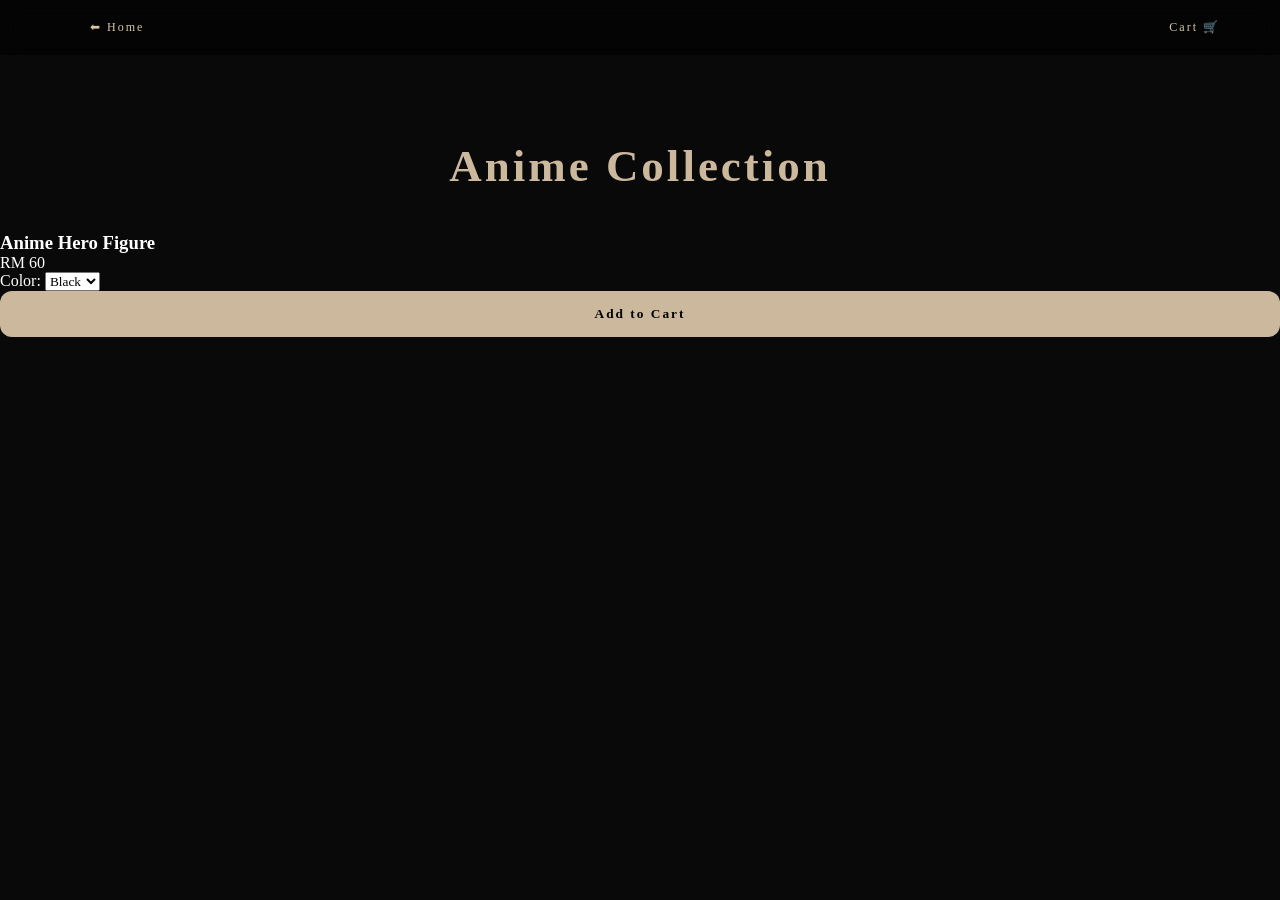
<file: ANIME.html>
<!DOCTYPE html>
<html>
<head>
<title>Anime</title>
<link rel="stylesheet" href="style.css">
<script src="app.js"></script>
</head>

<body>

<header>
  <a href="index.html">⬅ Home</a>
  <a href="cart.html">Cart 🛒</a>
</header>

<h2 class="title">Anime Collection</h2>

<div class="product">

  <h3>Anime Hero Figure</h3>
  <p>RM 60</p>

  <label>Color:</label>
  <select id="animeColor">
    <option>Black</option>
    <option>White</option>
    <option>Red</option>
  </select>

  <button onclick="addToCart('Anime Hero Figure', 60, getAnimeData())">
    Add to Cart
  </button>

</div>

<script>
function getAnimeData(){
  return {
    color: document.getElementById("animeColor").value
  };
}
</script>

</body>
</html>
</file>
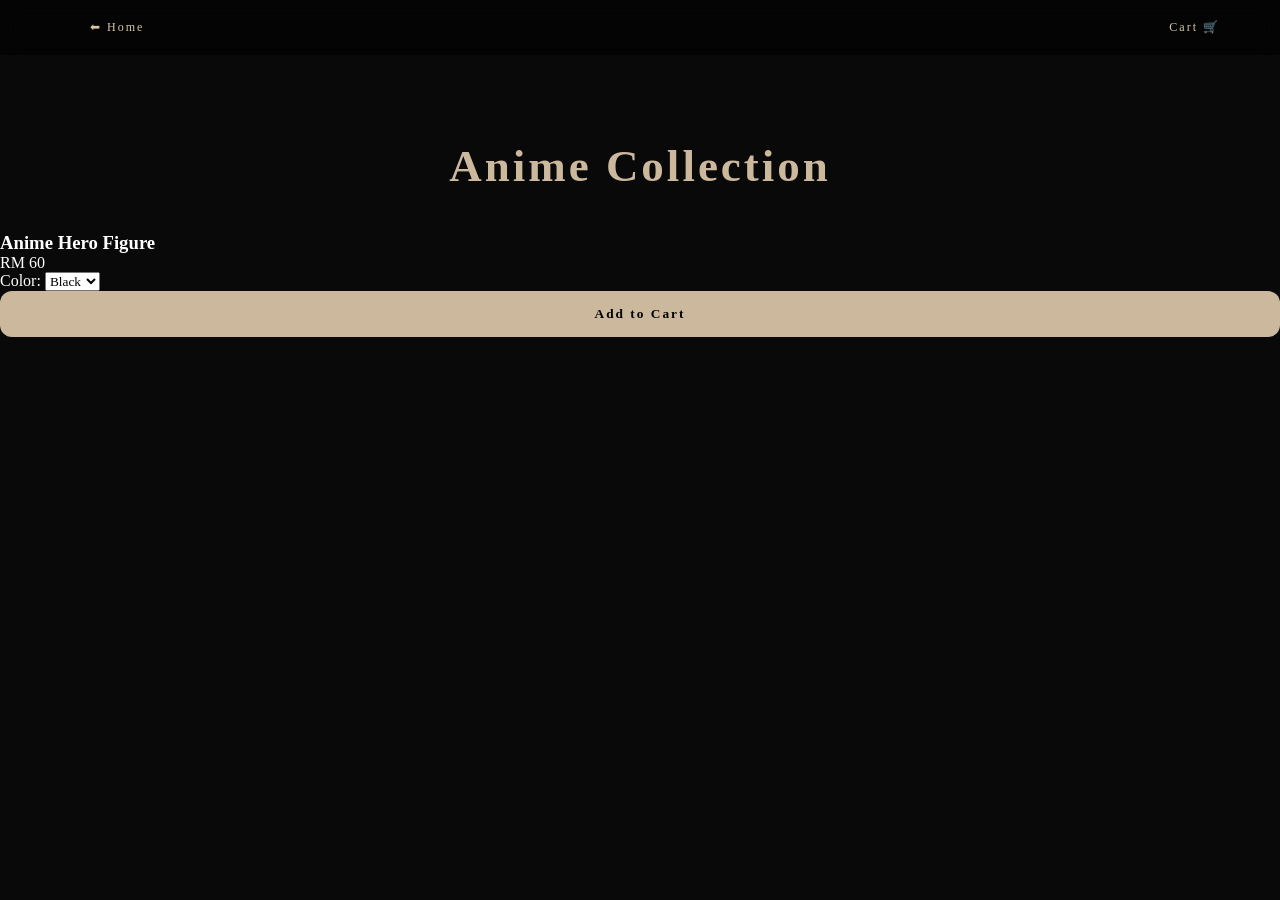
<file: anime.html>
<!DOCTYPE html>
<html>
<head>
<title>Anime</title>
<link rel="stylesheet" href="style.css">
<script src="app.js"></script>
</head>

<body>

<header>
  <a href="index.html">⬅ Home</a>
  <a href="cart.html">Cart 🛒</a>
</header>

<h2 class="title">Anime Collection</h2>

<div class="product">

  <h3>Anime Hero Figure</h3>
  <p>RM 60</p>

  <label>Color:</label>
  <select id="animeColor">
    <option>Black</option>
    <option>White</option>
    <option>Red</option>
  </select>

  <button onclick="addToCart('Anime Hero Figure', 60, getAnimeData())">
    Add to Cart
  </button>

</div>

<script>
function getAnimeData(){
  return {
    color: document.getElementById("animeColor").value
  };
}
</script>

</body>
</html>
</file>
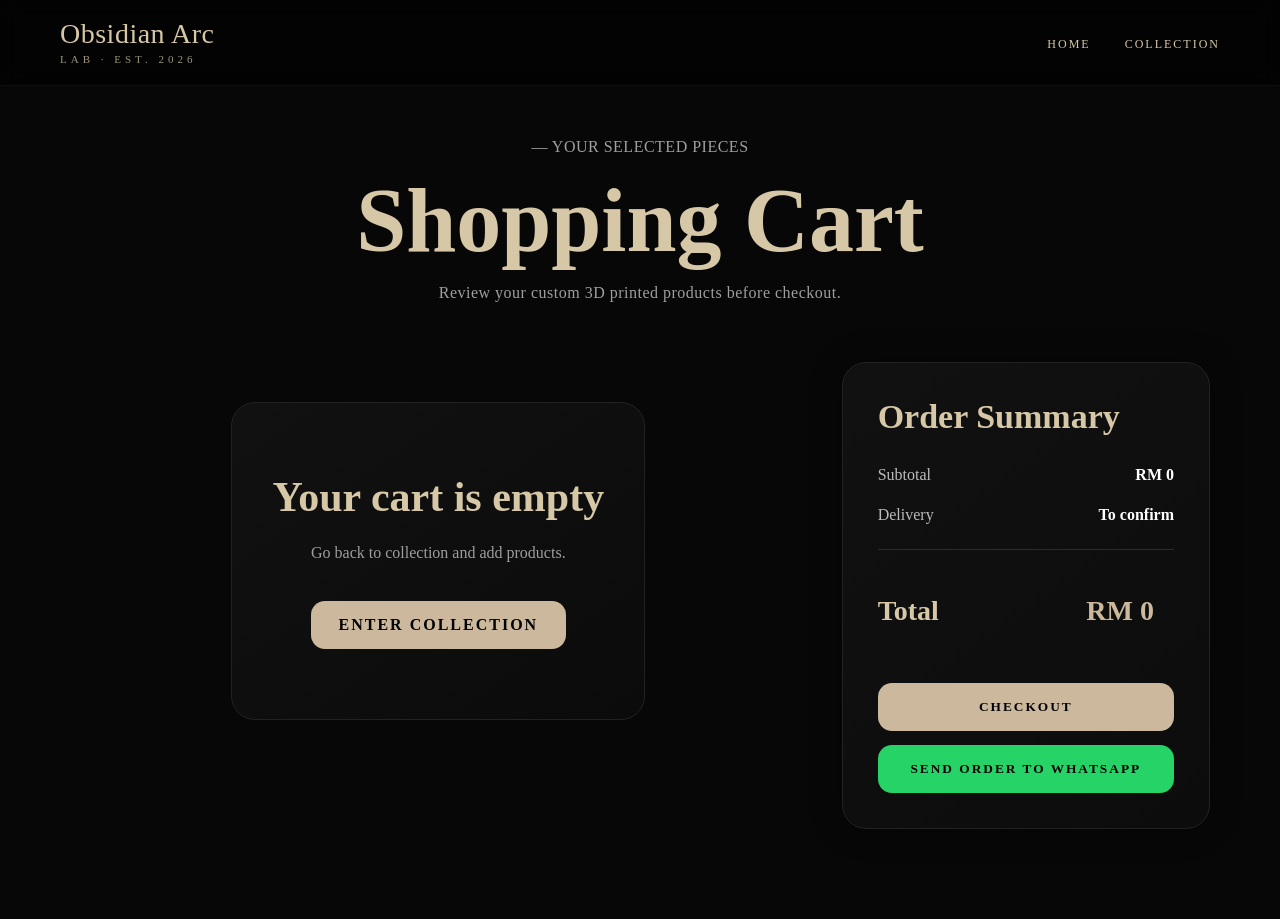
<file: CART.html>
<!DOCTYPE html>
<html lang="en">
<head>
<meta charset="UTF-8">
<title>Cart | Obsidian Arc Lab</title>
<link rel="stylesheet" href="style.css">
</head>

<body class="cart-page">

<header class="navbar">
  <div class="logo">
    Obsidian Arc<br>
    <span>LAB · EST. 2026</span>
  </div>

  <nav>
    <a href="index.html">HOME</a>
    <a href="collection.html">COLLECTION</a>
  </nav>
</header>

<section class="cart-hero">
  <p class="small">— YOUR SELECTED PIECES</p>
  <h1>Shopping Cart</h1>
  <p>Review your custom 3D printed products before checkout.</p>
</section>

<section class="cart-layout">

  <div class="cart-left">
    <div id="cartBox"></div>
  </div>

  <div class="cart-summary">
    <h2>Order Summary</h2>

    <div class="summary-row">
      <span>Subtotal</span>
      <strong id="subtotal">RM 0</strong>
    </div>

    <div class="summary-row">
      <span>Delivery</span>
      <strong>To confirm</strong>
    </div>

    <hr>

    <div class="summary-total">
      <span>Total</span>
      <strong id="total">RM 0</strong>
    </div>

    <button onclick="checkout()">CHECKOUT</button>

    <button class="whatsapp-btn" onclick="sendCartWhatsapp()">
      SEND ORDER TO WHATSAPP
    </button>
  </div>

</section>

<script src="app.js"></script>
<script>
renderCart();
</script>

</body>
</html>
</file>
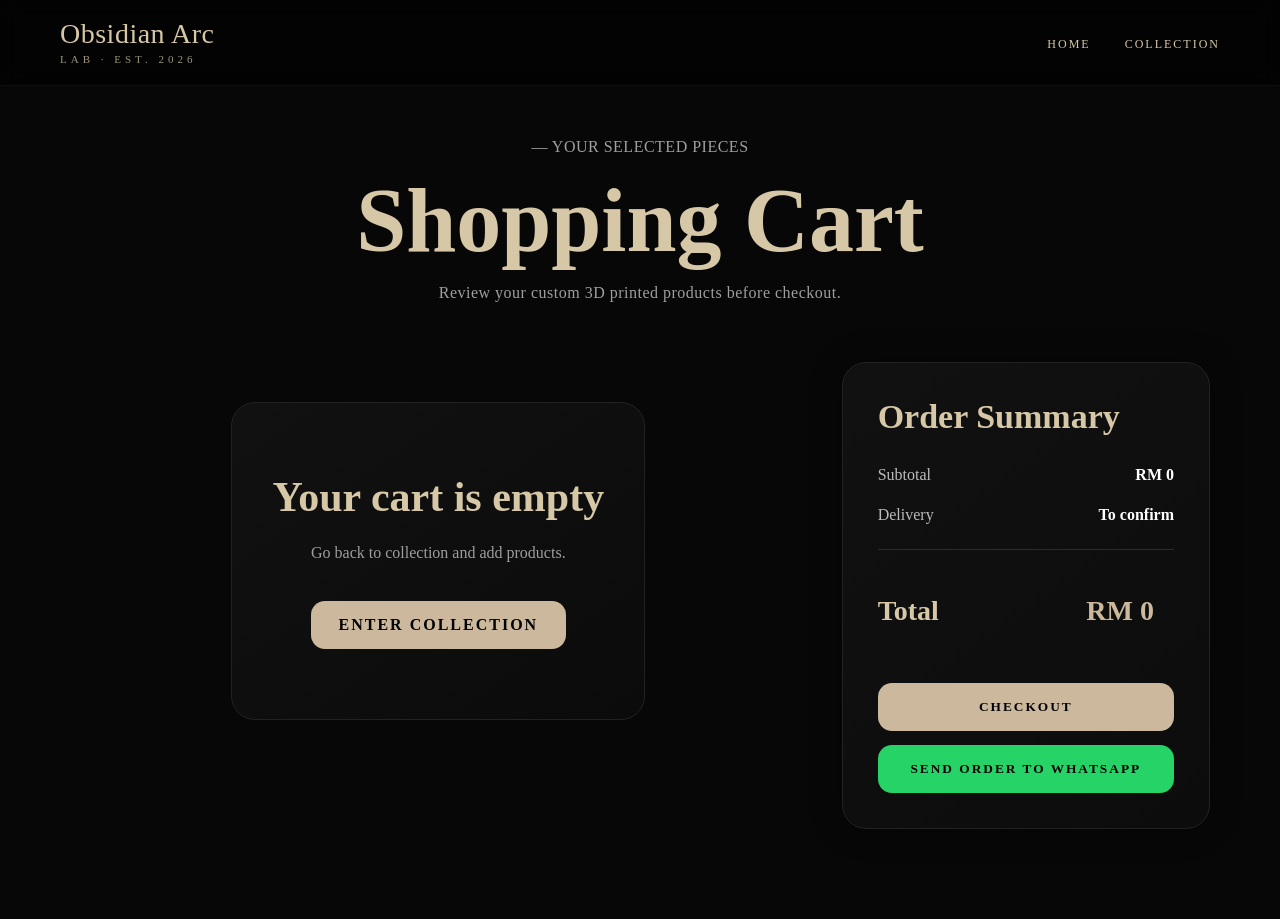
<file: cart.html>
<!DOCTYPE html>
<html lang="en">
<head>
<meta charset="UTF-8">
<title>Cart | Obsidian Arc Lab</title>
<link rel="stylesheet" href="style.css">
</head>

<body class="cart-page">

<header class="navbar">
  <div class="logo">
    Obsidian Arc<br>
    <span>LAB · EST. 2026</span>
  </div>

  <nav>
    <a href="index.html">HOME</a>
    <a href="collection.html">COLLECTION</a>
  </nav>
</header>

<section class="cart-hero">
  <p class="small">— YOUR SELECTED PIECES</p>
  <h1>Shopping Cart</h1>
  <p>Review your custom 3D printed products before checkout.</p>
</section>

<section class="cart-layout">

  <div class="cart-left">
    <div id="cartBox"></div>
  </div>

  <div class="cart-summary">
    <h2>Order Summary</h2>

    <div class="summary-row">
      <span>Subtotal</span>
      <strong id="subtotal">RM 0</strong>
    </div>

    <div class="summary-row">
      <span>Delivery</span>
      <strong>To confirm</strong>
    </div>

    <hr>

    <div class="summary-total">
      <span>Total</span>
      <strong id="total">RM 0</strong>
    </div>

    <button onclick="checkout()">CHECKOUT</button>

    <button class="whatsapp-btn" onclick="sendCartWhatsapp()">
      SEND ORDER TO WHATSAPP
    </button>
  </div>

</section>

<script src="app.js"></script>
<script>
renderCart();
</script>

</body>
</html>
</file>
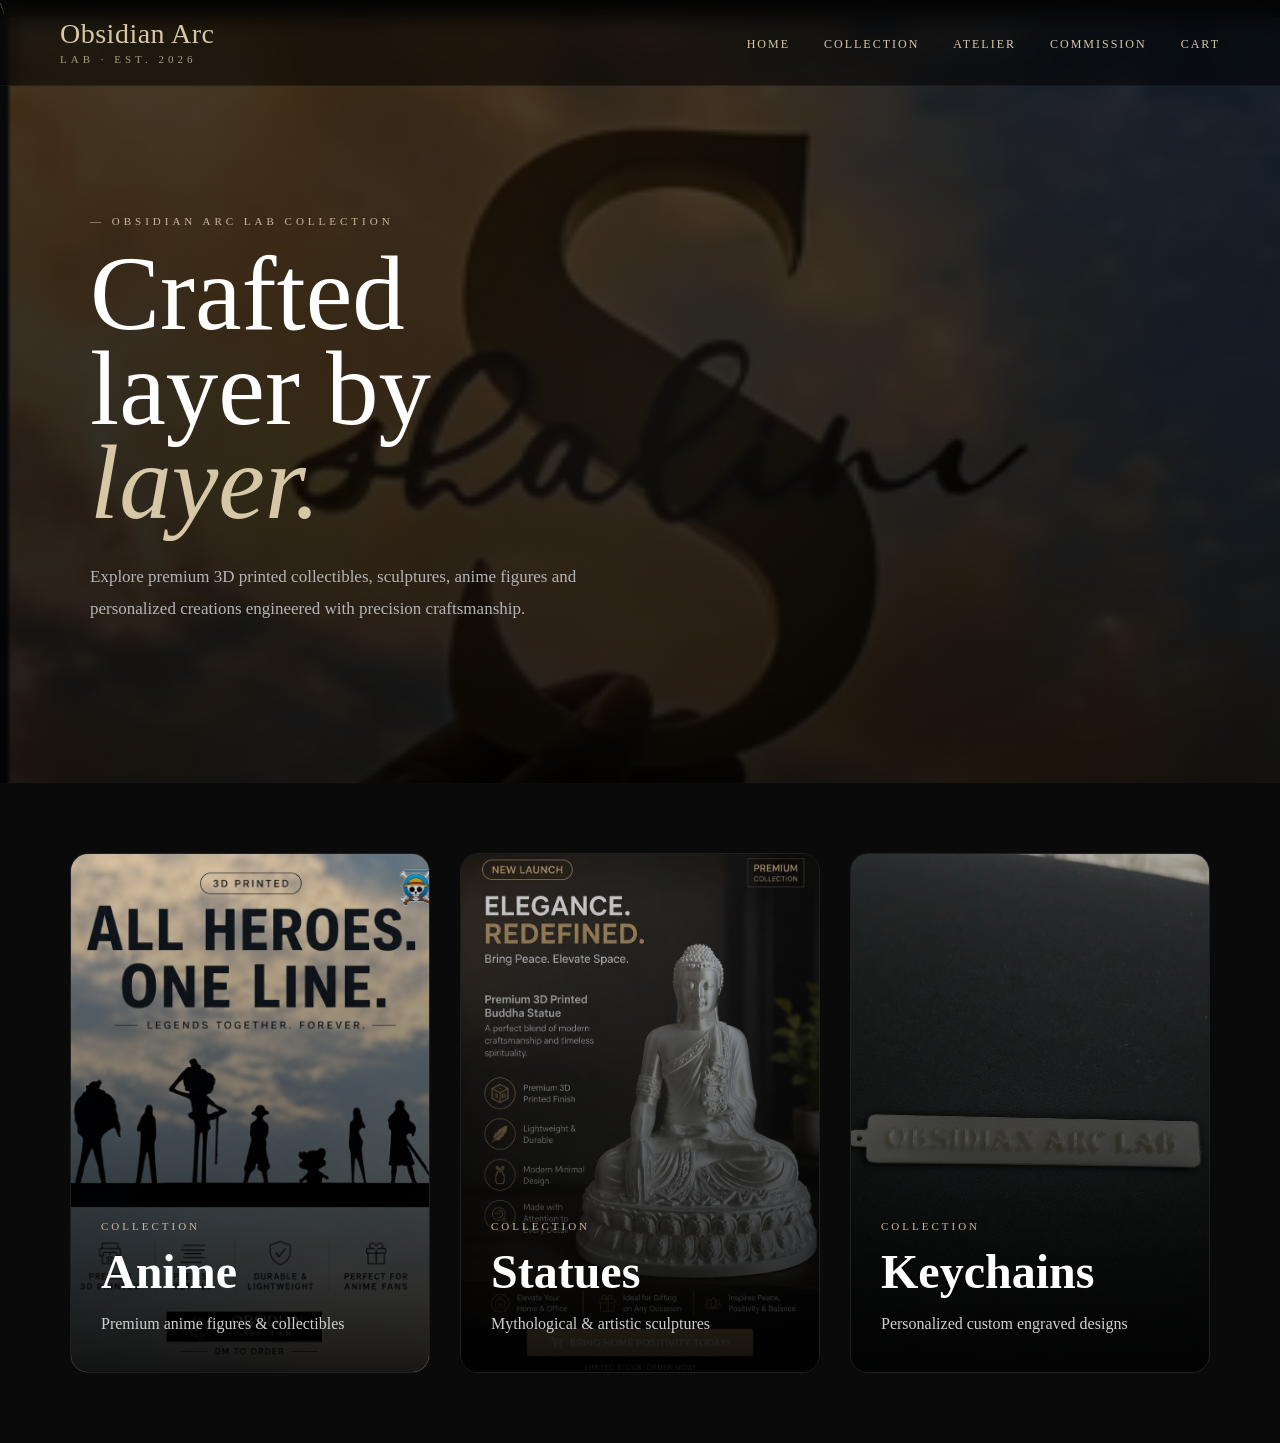
<file: collection.html>
<!DOCTYPE html>
<html lang="en">
<head>
<meta charset="UTF-8">
<meta name="viewport" content="width=device-width, initial-scale=1.0">

<title>Collection | Obsidian Arc Lab</title>

<link rel="stylesheet" href="style.css">
</head>

<body class="collection-page">

\<!-- NAVBAR -->

<header class="navbar">
  <div class="logo">
    Obsidian Arc
    <span>LAB · EST. 2026</span>
  </div>

  <nav>
    <a href="index.html">HOME</a>
    <a href="collection.html">COLLECTION</a>
    <a href="atelier.html">ATELIER</a>
    <a href="commission.html">COMMISSION</a>
    <a href="cart.html">CART</a>
  </nav>
</header>
<!-- HERO -->
<section class="collection-hero">

  <div class="collection-overlay"></div>

  <div class="collection-content">

    <p class="small">
      — OBSIDIAN ARC LAB COLLECTION
    </p>

    <h1 class="collection-title">
      Crafted<br>
      layer by<br>
      <span>layer.</span>
    </h1>

    <p class="collection-desc">
      Explore premium 3D printed collectibles,
      sculptures, anime figures and personalized
      creations engineered with precision craftsmanship.
    </p>

  </div>

</section>



<!-- COLLECTION CATEGORY GRID -->
<section class="category-grid">

  <!-- ANIME -->
  <a href="anime.html" class="category-card">

    <img src="anime.jpeg">
    <div class="category-info">

      <p class="category-small">
        COLLECTION
      </p>

      <h2>Anime</h2>

      <p class="category-text">
        Premium anime figures & collectibles
      </p>

    </div>

  </a>

  <!-- STATUES -->
  <a href="statues.html" class="category-card">

    <img src="statue.jpeg">
    <div class="category-info">

      <p class="category-small">
        COLLECTION
      </p>

      <h2>Statues</h2>

      <p class="category-text">
        Mythological & artistic sculptures
      </p>

    </div>

  </a>

  <!-- KEYCHAINS -->
  <a href="keychains.html" class="category-card">

    <img
    src="keychain.jpeg">

    <div class="category-info">

      <p class="category-small">
        COLLECTION
      </p>

      <h2>Keychains</h2>

      <p class="category-text">
        Personalized custom engraved designs
      </p>

    </div>

  </a>

</section>

</body>
</html>
</file>
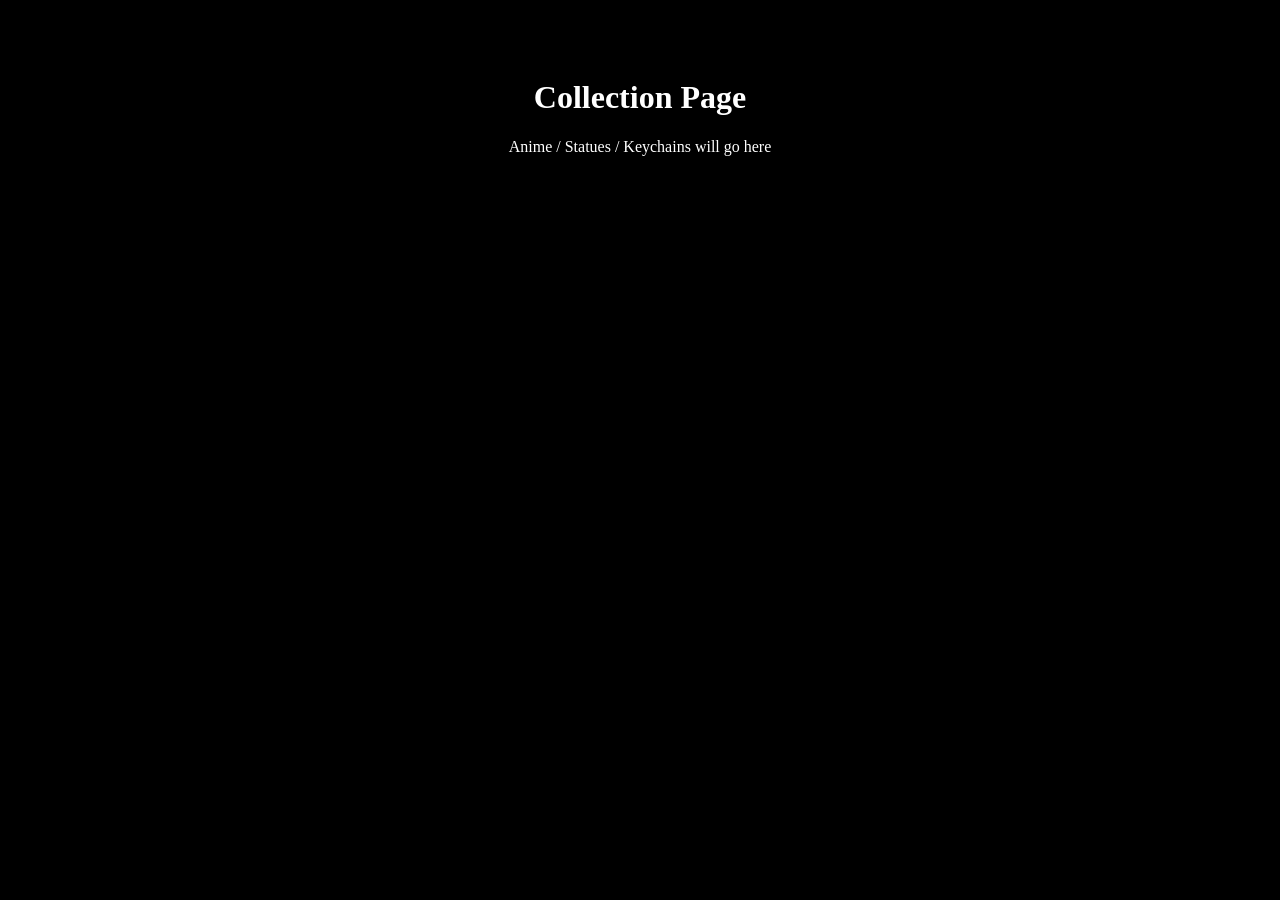
<file: shop.html>
<!DOCTYPE html>
<html>
<head>
<title>Collection</title>
</head>
<body style="background:black; color:white; text-align:center; padding:50px;">
  <h1>Collection Page</h1>
  <p>Anime / Statues / Keychains will go here</p>
</body>
</html>
</file>
<file: style.css>
*{
  margin:0;
  padding:0;
  box-sizing:border-box;
  font-family:"Georgia", serif;
}

.navbar{
  backdrop-filter:blur(18px);
  border-bottom:1px solid rgba(255,255,255,.05);
}

body{
  background:#090909;
  color:#fff;
  overflow-x:hidden;
}

/* NAVBAR */
.navbar,
header{
  position:fixed;
  top:0;
  left:0;
  width:100%;
  display:flex;
  justify-content:space-between;
  align-items:center;
  padding:20px 60px;
  z-index:1000;
  background:rgba(0,0,0,0.55);
  backdrop-filter:blur(10px);
}

.logo{
  display:flex;
  flex-direction:column;
  color:#d6c7a6;
  line-height:1;
  font-family:'Cormorant Garamond', serif;
  font-size:28px;
  font-weight:500;
  letter-spacing:.5px;
}

.logo span{
  margin-top:6px;
  font-size:11px;
  letter-spacing:4px;
  opacity:.75;
  text-transform:uppercase;
}

nav a,
header a{
  margin-left:30px;
  text-decoration:none;
  color:#d6c7a6;
  font-size:12px;
  letter-spacing:2px;
  transition:.3s;
}

nav a:hover{
  color:white;

  text-shadow:
  0 0 12px rgba(214,199,166,.5);
}

/* HOME HERO
.hero{
  height:100vh;
  background:
    linear-gradient(rgba(0,0,0,.45), rgba(0,0,0,.65)),
    url("main_wallpaper.png")
    center/cover no-repeat;

  display:flex;
  align-items:center;
  padding-left:90px;
} */

.hero-content{
  max-width:650px;
  position:relative;
  z-index:2;
}

.small{
  color:#cbb89d;
  letter-spacing:4px;
  font-size:11px;
  margin-bottom:20px;
}

.hero h1{
  font-size:88px;
  line-height:.92;
  font-weight:500;
}

.hero h1 span{
  color:#cbb89d;
  font-style:italic;
}

.desc{
  margin-top:25px;
  color:#aaa;
  max-width:420px;
  line-height:1.7;
  font-size:15px;
}

.btn{
  display:inline-block;
  margin-top:35px;
  padding:14px 28px;
  border:1px solid #cbb89d;
  color:#cbb89d;
  text-decoration:none;
  letter-spacing:2px;
  font-size:12px;
  transition:.3s;
}

.btn:hover{
  background:#cbb89d;
  color:black;
}

/* COLLECTION PAGE */
.collection-page{
  background:#0a0a0a;
}

.collection-hero{
  height:75vh;
  background:
    linear-gradient(rgba(0,0,0,.55), rgba(0,0,0,.72)),
    url("https://images.unsplash.com/photo-1516574187841-cb9cc2ca948b?q=80&w=1600&auto=format&fit=crop")
    center/cover no-repeat;
  display:flex;
  align-items:center;
  padding-left:90px;
}

.collection-content{
  max-width:650px;
}

.collection-title{
  font-size:95px;
  line-height:.9;
  margin-top:20px;
  font-weight:500;
}

.collection-desc{
  margin-top:25px;
  color:#aaa;
  max-width:500px;
  line-height:1.8;
}

.category-grid{
  display:grid;
  grid-template-columns:repeat(auto-fit,minmax(320px,1fr));
  gap:30px;
  padding:70px;
}

.category-card{
  position:relative;
  height:520px;
  overflow:hidden;
  border:1px solid #1f1f1f;
  text-decoration:none;
  background:#111;
  transition:.4s;
  border-radius:18px;
}

.category-card:hover{
  transform:translateY(-10px);
  border-color:#cbb89d;
}

.category-card img{
  width:100%;
  height:100%;
  object-fit:cover;
  transition:.6s;
}

.category-card:hover img{
  transform:scale(1.08);
}

.category-card::after{
  content:"";
  position:absolute;
  inset:0;
  background:linear-gradient(to top, rgba(0,0,0,.9), rgba(0,0,0,.15));
}

.category-info{
  position:absolute;
  left:30px;
  bottom:35px;
  z-index:2;
}

.category-small{
  color:#cbb89d;
  font-size:11px;
  letter-spacing:3px;
  margin-bottom:12px;
}

.category-info h2{
  font-size:48px;
  margin-bottom:12px;
  color:white;
}

.category-text{
  color:#d0d0d0;
  line-height:1.6;
  max-width:260px;
}

/* STATUE / KEYCHAIN PAGE */
.statue-page{
  background:#090909;
  color:white;
}

.statue-hero{
  padding:150px 70px 60px;
  text-align:center;
}

.statue-hero h1{
  font-size:70px;
  color:#d6c7a6;
  line-height:1;
}

.statue-hero p{
  color:#aaa;
  max-width:650px;
  margin:15px auto;
  line-height:1.7;
}

.statue-list{
  display:grid;
  grid-template-columns:repeat(auto-fit,minmax(280px,1fr));
  gap:35px;
  padding:40px 70px 90px;
}

.statue-thumb{
  background:#111;
  border:1px solid #222;
  cursor:pointer;
  overflow:hidden;
  transition:.4s;
  text-align:center;
  border-radius:18px;
}

.statue-thumb:hover{
  transform:translateY(-10px);
  border-color:#cbb89d;
  box-shadow:0 0 30px rgba(203,184,157,.18);
}

.statue-thumb img{
  width:100%;
  height:380px;
  object-fit:contain;
  background:#181818;
  padding:25px;
}

.statue-thumb h2{
  padding:22px;
  color:#d6c7a6;
  font-size:28px;
}

/* MODAL */
.modal{
  position:fixed;
  inset:0;
  background:rgba(0,0,0,.88);
  display:none;
  justify-content:center;
  align-items:center;
  z-index:9999;
  padding:30px;
  animation:fadeIn .3s ease;
}

@keyframes fadeIn{
  from{opacity:0;}
  to{opacity:1;}
}

.modal-box{
  background:#0f0f0f;
  border:1px solid #333;
  max-width:1200px;
  width:100%;
  max-height:92vh;
  overflow:auto;
  position:relative;
  padding:35px;
  border-radius:20px;
  box-shadow:0 0 45px rgba(0,0,0,.7);
}

.close-btn{
  position:absolute;
  top:18px;
  right:18px;
  width:46px;
  height:46px;
  font-size:30px;
  background:#cbb89d;
  color:black;
  border:none;
  cursor:pointer;
  z-index:5;
  border-radius:10px;
}

.modal-grid{
  display:grid;
  grid-template-columns:1fr 1fr;
  gap:35px;
}

.main-product-img{
  width:100%;
  height:520px;
  object-fit:contain;
  background:#181818;
  padding:25px;
  border:1px solid #444;
  border-radius:16px;
}

.angle-row{
  display:grid;
  grid-template-columns:repeat(3,1fr);
  gap:12px;
  margin-top:12px;
}

.angle-row img{
  height:120px;
  width:100%;
  object-fit:contain;
  cursor:pointer;
  border:1px solid #333;
  background:#181818;
  transition:.3s;
  padding:10px;
  border-radius:12px;
}

.angle-row img:hover{
  border-color:#cbb89d;
  box-shadow:0 0 18px rgba(203,184,157,.25);
}

.detail-info h2{
  font-size:50px;
  color:#fff;
  margin-bottom:15px;
  line-height:1;
}

.detail-info p{
  color:#ccc;
  line-height:1.7;
  margin-bottom:8px;
}

.detail-info label{
  display:block;
  color:#cbb89d;
  margin-top:18px;
  margin-bottom:8px;
}

.detail-info select,
.detail-info input{
  width:100%;
  padding:15px;
  background:#1a1a1a;
  color:white;
  border:1px solid #333;
  margin-bottom:12px;
  border-radius:12px;
}

.price{
  color:#cbb89d !important;
  font-size:28px;
  font-weight:bold;
}

.warning-text{
  color:#ff7777;
  font-size:13px;
  margin-bottom:12px;
}

/* BUTTONS */
button{
  width:100%;
  padding:15px;
  background:#cbb89d;
  border:none;
  cursor:pointer;
  font-weight:bold;
  letter-spacing:2px;
  transition:.3s;
  border-radius:12px;
}

button:hover{
  background:white;
  color:black;
  box-shadow:0 0 20px rgba(203,184,157,.35);
}

.whatsapp-btn{
  margin-top:10px;
  background:#25D366;
  color:black;
}

.whatsapp-btn:hover{
  background:white;
  color:black;
}

/* CART PAGE */
.title{
  text-align:center;
  margin-top:140px;
  margin-bottom:40px;
  font-size:45px;
  color:#cbb89d;
  letter-spacing:3px;
}

#cartBox{
  max-width:700px;
  margin:20px auto;
  padding:20px;
}

.cartItem{
  background:#111;
  border:1px solid #222;
  padding:20px;
  margin-bottom:20px;
  border-radius:16px;
}

.cartItem p{
  margin-bottom:10px;
}

#total{
  text-align:center;
  color:#cbb89d;
  margin:20px;
}

/* RESPONSIVE */
@media(max-width:900px){
  .navbar,
  header{
    padding:20px;
  }

  nav a,
  header a{
    margin-left:15px;
    font-size:10px;
  }

  .hero,
  .collection-hero{
    padding:30px;
  }

  .hero h1,
  .collection-title{
    font-size:58px;
  }

  .statue-hero h1{
    font-size:50px;
  }

  .category-grid,
  .statue-list{
    padding:25px;
  }

  .category-card{
    height:420px;
  }

  .modal-grid{
    grid-template-columns:1fr;
  }

  .main-product-img{
    height:350px;
  }
}

@media(max-width:600px){
  .navbar,
  header{
    flex-direction:column;
    gap:15px;
  }

  .hero h1,
  .collection-title{
    font-size:46px;
  }

  .title{
    font-size:34px;
  }

  .statue-hero{
    padding:150px 25px 40px;
  }

  .statue-thumb img{
    height:320px;
  }

  .modal{
    padding:10px;
  }

  .modal-box{
    padding:18px;
  }

  .detail-info h2{
    font-size:36px;
  }

  
}
/* =========================
   PROFESSIONAL CART PAGE
========================= */

.cart-page{
  background:#070707;
  color:white;
  min-height:100vh;
}

/* HERO */
.cart-hero{
  padding:120px 70px 40px;
  text-align:center;
}

.cart-hero h1{
  font-size:90px;
  color:#d6c7a6;
  margin-top:10px;
  line-height:1;
}

.cart-hero p{
  color:#9f9f9f;
  margin-top:18px;
  font-size:16px;
  letter-spacing:.5px;
}

/* LAYOUT */
.cart-layout{
  display:grid;
  grid-template-columns:2fr 1fr;
  gap:35px;
  padding:20px 70px 90px;
  align-items:start;
}

/* LEFT */
.cart-left{
  display:flex;
  flex-direction:column;
  gap:25px;
}

/* CARD */
.cart-card{
  display:grid;
  grid-template-columns:80px 1fr 140px;
  gap:25px;
  align-items:center;

  background:linear-gradient(
    145deg,
    #111111,
    #0b0b0b
  );

  border:1px solid #222;
  border-radius:24px;

  padding:28px;

  transition:.35s;
}

.cart-card:hover{
  transform:translateY(-6px);
  border-color:#cbb89d;

  box-shadow:
  0 0 35px rgba(203,184,157,.08);
}

/* ICON */
.cart-icon{
  width:70px;
  height:70px;

  border-radius:50%;

  background:#cbb89d;
  color:black;

  display:flex;
  align-items:center;
  justify-content:center;

  font-size:28px;
  font-weight:bold;

  box-shadow:
  0 0 20px rgba(203,184,157,.25);
}

/* DETAILS */
.cart-details h3{
  font-size:32px;
  color:white;
  margin-bottom:10px;
}

.cart-details p{
  color:#bdbdbd;
  margin-bottom:7px;
  line-height:1.5;
}

.cart-price{
  color:#d6c7a6 !important;
  font-size:24px;
  font-weight:bold;
  margin-bottom:15px !important;
}

/* REMOVE BUTTON */
.remove-btn{
  background:#1a1a1a;
  color:#ff8d8d;

  border:1px solid #333;

  padding:14px;
  border-radius:14px;

  font-size:12px;
  letter-spacing:2px;
  font-weight:bold;

  cursor:pointer;
  transition:.3s;
}

.remove-btn:hover{
  background:#ff8d8d;
  color:black;

  box-shadow:
  0 0 20px rgba(255,141,141,.3);
}

/* SUMMARY */
.cart-summary{
  background:linear-gradient(
    145deg,
    #111111,
    #0c0c0c
  );

  border:1px solid #222;

  border-radius:24px;

  padding:35px;

  position:sticky;
  top:120px;

  box-shadow:
  0 0 30px rgba(0,0,0,.4);
}

.cart-summary h2{
  color:#d6c7a6;
  font-size:34px;
  margin-bottom:30px;
}

/* ROWS */
.summary-row,
.summary-total{
  display:flex;
  justify-content:space-between;
  align-items:center;

  margin-bottom:22px;

  color:#bcbcbc;
}

.summary-row strong{
  color:white;
}

.summary-total{
  margin-top:20px;

  font-size:28px;
  font-weight:bold;

  color:#d6c7a6;
}

.cart-summary hr{
  border:none;
  border-top:1px solid #2b2b2b;
  margin:25px 0;
}

/* BUTTONS */
.cart-summary button{
  width:100%;

  padding:16px;

  margin-top:14px;

  border:none;
  border-radius:14px;

  font-weight:bold;
  letter-spacing:2px;

  cursor:pointer;
  transition:.3s;
}

/* CHECKOUT */
.cart-summary button:first-of-type{
  background:#cbb89d;
  color:black;
}

.cart-summary button:first-of-type:hover{
  background:white;

  transform:translateY(-3px);

  box-shadow:
  0 0 25px rgba(203,184,157,.35);
}

/* WHATSAPP */
.whatsapp-btn{
  background:#25D366 !important;
  color:black !important;
}

.whatsapp-btn:hover{
  background:white !important;
  color:black !important;

  transform:translateY(-3px);

  box-shadow:
  0 0 25px rgba(37,211,102,.25);
}

/* EMPTY CART */
.empty-cart{
  text-align:center;

  background:linear-gradient(
    145deg,
    #111111,
    #0b0b0b
  );

  border:1px solid #222;

  border-radius:24px;

  padding:70px 40px;
}

.empty-cart h2{
  color:#d6c7a6;
  font-size:42px;
}

.empty-cart p{
  color:#9e9e9e;
  margin:18px 0 35px;
  line-height:1.7;
}

.empty-cart a{
  display:inline-block;

  background:#cbb89d;
  color:black;

  text-decoration:none;

  padding:15px 28px;

  border-radius:14px;

  letter-spacing:2px;
  font-weight:bold;

  transition:.3s;
}

.empty-cart a:hover{
  background:white;

  transform:translateY(-3px);

  box-shadow:
  0 0 25px rgba(203,184,157,.35);
}

/* RESPONSIVE */
@media(max-width:1000px){

  .cart-layout{
    grid-template-columns:1fr;
  }

  .cart-summary{
    position:static;
  }
}

@media(max-width:700px){

  .cart-hero{
    padding:150px 25px 40px;
  }

  .cart-hero h1{
    font-size:50px;
  }

  .cart-layout{
    padding:20px;
  }

  .cart-card{
    grid-template-columns:1fr;
    text-align:center;
  }

  .cart-icon{
    margin:auto;
  }

  .cart-details h3{
    font-size:26px;
  }

  .summary-total{
    font-size:24px;
  }
}

.payment-layout{
  display:grid;
  grid-template-columns:repeat(auto-fit,minmax(280px,1fr));
  gap:30px;
  padding:20px 70px;
}

.payment-card{
  background:#111;
  border:1px solid #222;
  border-radius:24px;
  padding:40px;
  cursor:pointer;
  transition:.3s;
}

.payment-card:hover{
  transform:translateY(-8px);
  border-color:#cbb89d;
}

.payment-card h2{
  color:#d6c7a6;
  font-size:32px;
  margin-bottom:15px;
}

.payment-card p{
  color:#aaa;
}

.payment-summary{
  max-width:600px;
  margin:40px auto 80px;
  background:#111;
  border:1px solid #222;
  border-radius:24px;
  padding:35px;
  text-align:center;
}

.payment-summary h2{
  color:#d6c7a6;
  margin-bottom:25px;
}

.checkout-form{
  max-width:800px;
  margin:0 auto 90px;
  background:#111;
  border:1px solid #222;
  border-radius:24px;
  padding:40px;
}

.checkout-form h2{
  color:#d6c7a6;
  margin:30px 0 15px;
  font-size:30px;
}

.checkout-form input,
.checkout-form textarea,
.checkout-form select{
  width:100%;
  padding:15px;
  margin-bottom:15px;
  background:#1a1a1a;
  border:1px solid #333;
  color:white;
  border-radius:12px;
}

.checkout-form textarea{
  min-height:120px;
  resize:none;
}

.qr-box{
  display:none;
  text-align:center;
  background:#0b0b0b;
  border:1px solid #333;
  border-radius:18px;
  padding:25px;
  margin-bottom:20px;
}

.qr-box img{
  width:220px;
  height:220px;
  object-fit:contain;
  background:white;
  padding:10px;
  border-radius:12px;
}

#referenceId,
#receiptUpload{
  display:none;
}


/* =========================
   SUCCESS POPUP
========================= */

.success-popup{
  position:fixed;
  inset:0;

  background:rgba(0,0,0,.82);

  display:flex;
  align-items:center;
  justify-content:center;

  z-index:99999;

  animation:fadeIn .3s ease;
}

.success-box{
  width:90%;
  max-width:520px;

  background:linear-gradient(
    145deg,
    #111111,
    #0a0a0a
  );

  border:1px solid #2d2d2d;
  border-radius:28px;

  padding:55px 40px;

  text-align:center;

  box-shadow:
  0 0 45px rgba(0,0,0,.5);
}

.success-icon{
  width:90px;
  height:90px;

  margin:auto auto 30px;

  border-radius:50%;

  background:#cbb89d;
  color:black;

  display:flex;
  align-items:center;
  justify-content:center;

  font-size:45px;
  font-weight:bold;
}

.success-box h2{
  color:#d6c7a6;
  font-size:42px;
  margin-bottom:18px;
}

.success-box p{
  color:#bdbdbd;
  line-height:1.8;
  margin-bottom:35px;
}

.success-box button{
  width:100%;

  padding:16px;

  border:none;
  border-radius:14px;

  background:#cbb89d;
  color:black;

  font-weight:bold;
  letter-spacing:2px;

  cursor:pointer;
  transition:.3s;
}

.success-box button:hover{
  background:white;

  transform:translateY(-3px);

  box-shadow:
  0 0 25px rgba(203,184,157,.35);
}

/* =========================
   PREMIUM HOME PAGE
========================= */

*{
  font-family:'Cormorant Garamond', serif;
}

.hero{
  position:relative;
  min-height:115vh;
  display:grid;
  grid-template-columns:1.1fr .9fr;
  align-items:center;
  padding:160px 90px 180px;
  overflow:hidden;
  background:
  linear-gradient(
    rgba(0,0,0,.72),
    rgba(0,0,0,.85)
  ),
  /* url("https://images.unsplash.com/photo-1518770660439-4636190af475?q=80&w=1800&auto=format&fit=crop") */
  url("main_wallpaper.png")
  center/cover no-repeat;
}

.overlay{
  position:absolute;
  inset:0;
  background:
  radial-gradient(
    circle at center,
    rgba(203,184,157,.08),
    transparent 55%
  );
}

.hero-glow{
  position:absolute;

  width:700px;
  height:700px;

  right:-250px;
  top:-120px;

  background:
  radial-gradient(
    circle,
    rgba(203,184,157,.12),
    transparent 70%
  );

  filter:blur(20px);
}

.hero-content{
  position:relative;
  z-index:2;
  max-width:700px;
}

.hero h1{
  font-size:110px;
  line-height:.9;
  font-weight:500;
  margin-top:20px;
}

.hero h1 span{
  color:#d6c7a6;
  font-style:italic;
}

.desc{
  margin-top:30px;

  max-width:520px;

  color:#b5b5b5;

  line-height:1.9;

  font-size:17px;
}

.hero-buttons{
  display:flex;
  gap:20px;
  margin-top:40px;
}

.btn{
  padding:16px 30px;

  background:#d6c7a6;
  color:black;

  text-decoration:none;

  border-radius:14px;

  letter-spacing:2px;
  font-size:13px;
  font-weight:bold;

  transition:.3s;
}

.btn:hover{
  background:white;

  transform:translateY(-3px);

  box-shadow:
  0 0 30px rgba(203,184,157,.3);
}

.btn-outline{
  padding:16px 30px;

  border:1px solid #d6c7a6;

  color:#d6c7a6;

  text-decoration:none;

  border-radius:14px;

  letter-spacing:2px;
  font-size:13px;

  transition:.3s;
}

.btn-outline:hover{
  background:#d6c7a6;
  color:black;
}

.hero-side{
  position:relative;
  z-index:2;

  display:flex;
  justify-content:center;
}

.hero-card{
  width:100%;
  max-width:420px;

  background:
  linear-gradient(
    145deg,
    rgba(255,255,255,.05),
    rgba(255,255,255,.02)
  );

  backdrop-filter:blur(16px);

  border:1px solid rgba(255,255,255,.08);

  border-radius:28px;

  padding:40px;

  box-shadow:
  0 0 40px rgba(0,0,0,.45);
}

.card-small{
  color:#d6c7a6;
  letter-spacing:3px;
  font-size:12px;
}

.hero-card h2{
  font-size:56px;
  margin:18px 0;
}

.hero-card p{
  color:#bdbdbd;
  line-height:1.8;
}

.hero-tags{
  display:flex;
  flex-wrap:wrap;
  gap:12px;
  margin-top:30px;
}

.hero-tags span{
  border:1px solid rgba(255,255,255,.1);

  padding:10px 16px;

  border-radius:999px;

  color:#d6c7a6;

  font-size:11px;
  letter-spacing:2px;
}

/* FEATURED */

.featured-section{
  padding:100px 70px;
  background:#080808;
}

.section-title{
  margin-bottom:50px;
}

.section-title h2{
  font-size:70px;
  color:#d6c7a6;
}

.featured-grid{
  display:grid;
  grid-template-columns:repeat(auto-fit,minmax(320px,1fr));
  gap:30px;
}

.featured-card{
  position:relative;

  height:520px;

  overflow:hidden;

  border-radius:28px;

  border:1px solid #1f1f1f;

  text-decoration:none;

  transition:.4s;
}

.featured-card:hover{
  transform:translateY(-10px);

  border-color:#d6c7a6;

  box-shadow:
  0 0 35px rgba(203,184,157,.15);
}

.featured-card img{
  width:100%;
  height:100%;
  object-fit:cover;

  transition:.6s;
}

.featured-card:hover img{
  transform:scale(1.08);
}

.featured-overlay{
  position:absolute;
  inset:0;

  background:
  linear-gradient(
    to top,
    rgba(0,0,0,.92),
    rgba(0,0,0,.15)
  );

  display:flex;
  flex-direction:column;
  justify-content:flex-end;

  padding:35px;
}

.featured-overlay p{
  color:#d6c7a6;
  letter-spacing:3px;
  font-size:12px;
}

.featured-overlay h3{
  color:white;
  font-size:46px;
  margin-top:12px;
}

/* MOBILE */

@media(max-width:1000px){

  .hero{
    grid-template-columns:1fr;
    gap:50px;

  padding:160px 90px 120px;
  }

  .hero h1{
  font-size:95px;
  }

  .section-title h2{
    font-size:50px;
  }

  .featured-section{
    padding:80px 25px;
  }
}

@media(max-width:700px){

  .hero h1{
    font-size:52px;
  }

  .hero-buttons{
    flex-direction:column;
  }

  .hero-card h2{
    font-size:42px;
  }

  .featured-overlay h3{
    font-size:34px;
  }
}

/* =========================
   ATELIER PAGE
========================= */

.atelier-page{
  background:#070707;
  color:white;
}

.atelier-hero{
  min-height:90vh;
  padding:170px 80px 100px;
  display:flex;
  align-items:center;
  background:
    linear-gradient(rgba(0,0,0,.55), rgba(0,0,0,.82)),
    url("anime.jpeg")
    center/cover no-repeat;
}

.atelier-content{
  max-width:850px;
}

.atelier-content h1{
  font-size:105px;
  line-height:.9;
  font-weight:500;
}

.atelier-content h1 span{
  color:#d6c7a6;
  font-style:italic;
}

.atelier-content p{
  max-width:620px;
  color:#bdbdbd;
  line-height:1.8;
  font-size:18px;
  margin-top:28px;
}

.atelier-story{
  display:grid;
  grid-template-columns:1fr 1fr;
  gap:60px;
  align-items:center;
  padding:100px 80px;
}

.atelier-story h2,
.process-section h2,
.materials-section h2,
.atelier-cta h2{
  font-size:70px;
  color:#d6c7a6;
  line-height:1;
  margin:20px 0;
}

.atelier-story p{
  color:#bdbdbd;
  line-height:1.9;
  font-size:18px;
}

.atelier-story img{
  width:100%;
  height:520px;
  object-fit:cover;
  border-radius:28px;
  border:1px solid #222;
}

.process-section,
.materials-section{
  padding:90px 80px;
}

.process-grid,
.material-grid{
  display:grid;
  grid-template-columns:repeat(auto-fit,minmax(250px,1fr));
  gap:25px;
  margin-top:45px;
}

.process-card,
.material-card{
  background:linear-gradient(145deg,#111,#0b0b0b);
  border:1px solid #222;
  border-radius:24px;
  padding:35px;
  transition:.3s;
}

.process-card:hover,
.material-card:hover{
  transform:translateY(-8px);
  border-color:#d6c7a6;
}

.process-card span{
  color:#d6c7a6;
  letter-spacing:3px;
  font-size:13px;
}

.process-card h3,
.material-card h3{
  font-size:34px;
  color:white;
  margin:18px 0;
}

.process-card p,
.material-card p{
  color:#aaa;
  line-height:1.7;
}

.atelier-cta{
  margin:80px;
  padding:70px;
  text-align:center;
  border-radius:32px;
  border:1px solid #222;
  background:
    linear-gradient(rgba(0,0,0,.65), rgba(0,0,0,.85)),
    url("https://images.unsplash.com/photo-1581090700227-1e37b190418e?q=80&w=1600&auto=format&fit=crop")
    center/cover no-repeat;
}

.atelier-cta p{
  max-width:650px;
  margin:20px auto 35px;
  color:#bdbdbd;
  line-height:1.8;
}

.atelier-cta a{
  display:inline-block;
  padding:16px 32px;
  background:#d6c7a6;
  color:black;
  text-decoration:none;
  border-radius:14px;
  letter-spacing:2px;
  font-weight:bold;
}

@media(max-width:900px){
  .atelier-hero{
    padding:150px 30px 80px;
  }

  .atelier-content h1{
    font-size:58px;
  }

  .atelier-story{
    grid-template-columns:1fr;
    padding:70px 30px;
  }

  .process-section,
  .materials-section{
    padding:70px 30px;
  }

  .atelier-story h2,
  .process-section h2,
  .materials-section h2,
  .atelier-cta h2{
    font-size:45px;
  }

  .atelier-cta{
    margin:30px;
    padding:45px 25px;
  }
}

/* =========================
   WHY SECTION
========================= */

.why-section{
  padding:110px 80px;
  background:#070707;
}

.why-grid{
  display:grid;
  grid-template-columns:repeat(auto-fit,minmax(280px,1fr));
  gap:30px;
  margin-top:50px;
}

.why-card{
  background:
  linear-gradient(
    145deg,
    #111,
    #0a0a0a
  );

  border:1px solid #1f1f1f;

  border-radius:28px;

  padding:40px;

  transition:.35s;
}

.why-card:hover{
  transform:translateY(-10px);

  border-color:#d6c7a6;

  box-shadow:
  0 0 35px rgba(203,184,157,.12);
}

.why-card h3{
  font-size:40px;
  margin-bottom:20px;
  color:#d6c7a6;
}

.why-card p{
  color:#aaa;
  line-height:1.8;
}

/* =========================
   PARALLAX
========================= */

/* .parallax-section{   PIC
  position:relative;

  min-height:80vh;

  display:flex;
  align-items:center;
  justify-content:center;

  text-align:center;

  background:
  url("custom3.MP4")
  center/cover fixed no-repeat;

  overflow:hidden;
} */


.parallax-section{
  position:relative;
  height:100vh;
  overflow:hidden;

  display:flex;
  align-items:center;
  justify-content:center;
  text-align:center;
}

.parallax-video{
  position:absolute;
  top:90%;
  left:50%;

  min-width:100%;
  min-height:100%;

  width:auto;
  height:auto;

  transform:translate(-50%, -50%);

  z-index:-2;
}


/* .parallax-overlay{  PIC
  position:absolute;
  inset:0;

  background:
  linear-gradient(
    rgba(0,0,0,.75),
    rgba(0,0,0,.82)
  );
} */

.parallax-overlay{
  position:absolute;
  inset:0;
  background:rgba(0,0,0,.45);
  z-index:-1;
}

.parallax-content{
  position:relative;
  z-index:2;

  max-width:800px;

  padding:40px;
}

.parallax-content h2{
  font-size:90px;
  line-height:.95;

  margin:20px 0;

  color:#d6c7a6;
}

.parallax-content p{
  color:#bdbdbd;
  line-height:1.9;
  margin-bottom:35px;
}

.parallax-content a{
  display:inline-block;

  padding:16px 34px;

  background:#d6c7a6;
  color:black;

  text-decoration:none;

  border-radius:14px;

  letter-spacing:2px;
  font-weight:bold;
}

/* =========================
   SOCIAL
========================= */

.social-section{
  padding:110px 80px;
  text-align:center;
  background:#080808;
}

.social-section h2{
  font-size:70px;
  color:#d6c7a6;
  margin:20px 0 50px;
}

.social-grid{
  display:flex;
  flex-wrap:wrap;
  justify-content:center;
  gap:20px;
}

.social-grid a{
  padding:18px 30px;

  border:1px solid #2b2b2b;

  border-radius:999px;

  color:#d6c7a6;

  text-decoration:none;

  letter-spacing:2px;
  font-size:13px;

  transition:.3s;
}

.social-grid a:hover{
  background:#d6c7a6;
  color:black;

  transform:translateY(-4px);
}

/* =========================
   FOOTER
========================= */

.footer{
  padding:70px 30px 40px;

  border-top:1px solid #1f1f1f;

  background:black;

  text-align:center;
}

.footer-logo h2{
  font-size:42px;
  color:#d6c7a6;
}

.footer-logo p{
  color:#777;
  letter-spacing:4px;
  margin-top:10px;
}

.footer-links{
  display:flex;
  justify-content:center;
  flex-wrap:wrap;
  gap:25px;

  margin:40px 0;
}

.footer-links a{
  color:#bdbdbd;
  text-decoration:none;
  letter-spacing:2px;
  font-size:13px;
}

.footer-copy{
  color:#666;
  font-size:13px;
}

/* =========================
   MOBILE
========================= */

@media(max-width:768px){

  .why-section,
  .social-section{
    padding:80px 25px;
  }

  .social-section h2,
  .parallax-content h2{
    font-size:48px;
  }

  .parallax-content{
    padding:30px;
  }
}

.collection-title span{
  color:#d6c7a6;
  font-style:italic;
}

.collection-hero{
  position:relative;

  min-height:85vh;

  display:flex;
  align-items:center;

  padding:160px 90px 120px;

  overflow:hidden;

  background:
  linear-gradient(
    rgba(0,0,0,.72),
    rgba(0,0,0,.88)
  ),
  url("r.png")
  center/cover no-repeat;
}

.collection-overlay{
  position:absolute;
  inset:0;

  background:
  radial-gradient(
    circle at center,
    rgba(203,184,157,.08),
    transparent 55%
  );
}

.collection-content{
  position:relative;
  z-index:2;
  max-width:720px;
}

.collection-title{
  font-size:105px;
  line-height:.9;
  margin-top:20px;
  font-weight:500;
}

.collection-desc{
  margin-top:30px;

  color:#b5b5b5;

  max-width:520px;

  line-height:1.9;

  font-size:17px;
}


/* COMMISSION BANNER */

.commission-banner{
    padding:100px 8%;
    background:
    linear-gradient(rgba(11,15,20,.85),rgba(11,15,20,.92)),
    url("pic4.png");
    background-size:cover;
    background-position:center;
    text-align:center;
}

.commission-banner-content{
    max-width:700px;
    margin:auto;
}

.commission-content h1{
    font-size:78px;
    line-height:0.9;
    letter-spacing:-2px;
    max-width:550px;
}

.commission-banner h2{
    font-size:60px;
    margin:20px 0;
}

.commission-banner p{
    color:#aaa;
    line-height:1.8;
    margin-bottom:35px;
}

.commission-hero{
  min-height:100vh;
  position:relative;
  background:
    linear-gradient(rgba(11,15,20,.75),rgba(11,15,20,.95)),
    url("pic4.png");
  background-size:cover;
  background-position:center;
  display:flex;
  align-items:center;
  padding:120px 8%;
}

.commission-hero::after{
    content:"";
    position:absolute;
    right:10%;
    top:50%;
    width:400px;
    height:400px;
    background:rgba(194,166,107,0.08);
    filter:blur(100px);
    border-radius:50%;
}

.commission-content{
  max-width:650px;
  position:relative;
  z-index:2;
     font-size:95px;
    line-height:0.95;
}

.commission-section{
  padding:90px 8%;
  background:#0b0f14;
}

.commission-grid{
  display:grid;
  grid-template-columns:repeat(auto-fit,minmax(230px,1fr));
  gap:25px;
  margin-top:45px;
}

.commission-card{
  background:rgba(255,255,255,0.04);
  border:1px solid rgba(194,166,107,0.25);
  padding:35px;
  border-radius:18px;
  transition:.3s;
}

.commission-card:hover{
  transform:translateY(-8px);
  border-color:#c2a66b;
}

.commission-card h3{
  color:#c2a66b;
  margin-bottom:15px;
  font-size:24px;
}

.commission-card p{
  color:#aaa;
  line-height:1.7;
}
</file>
